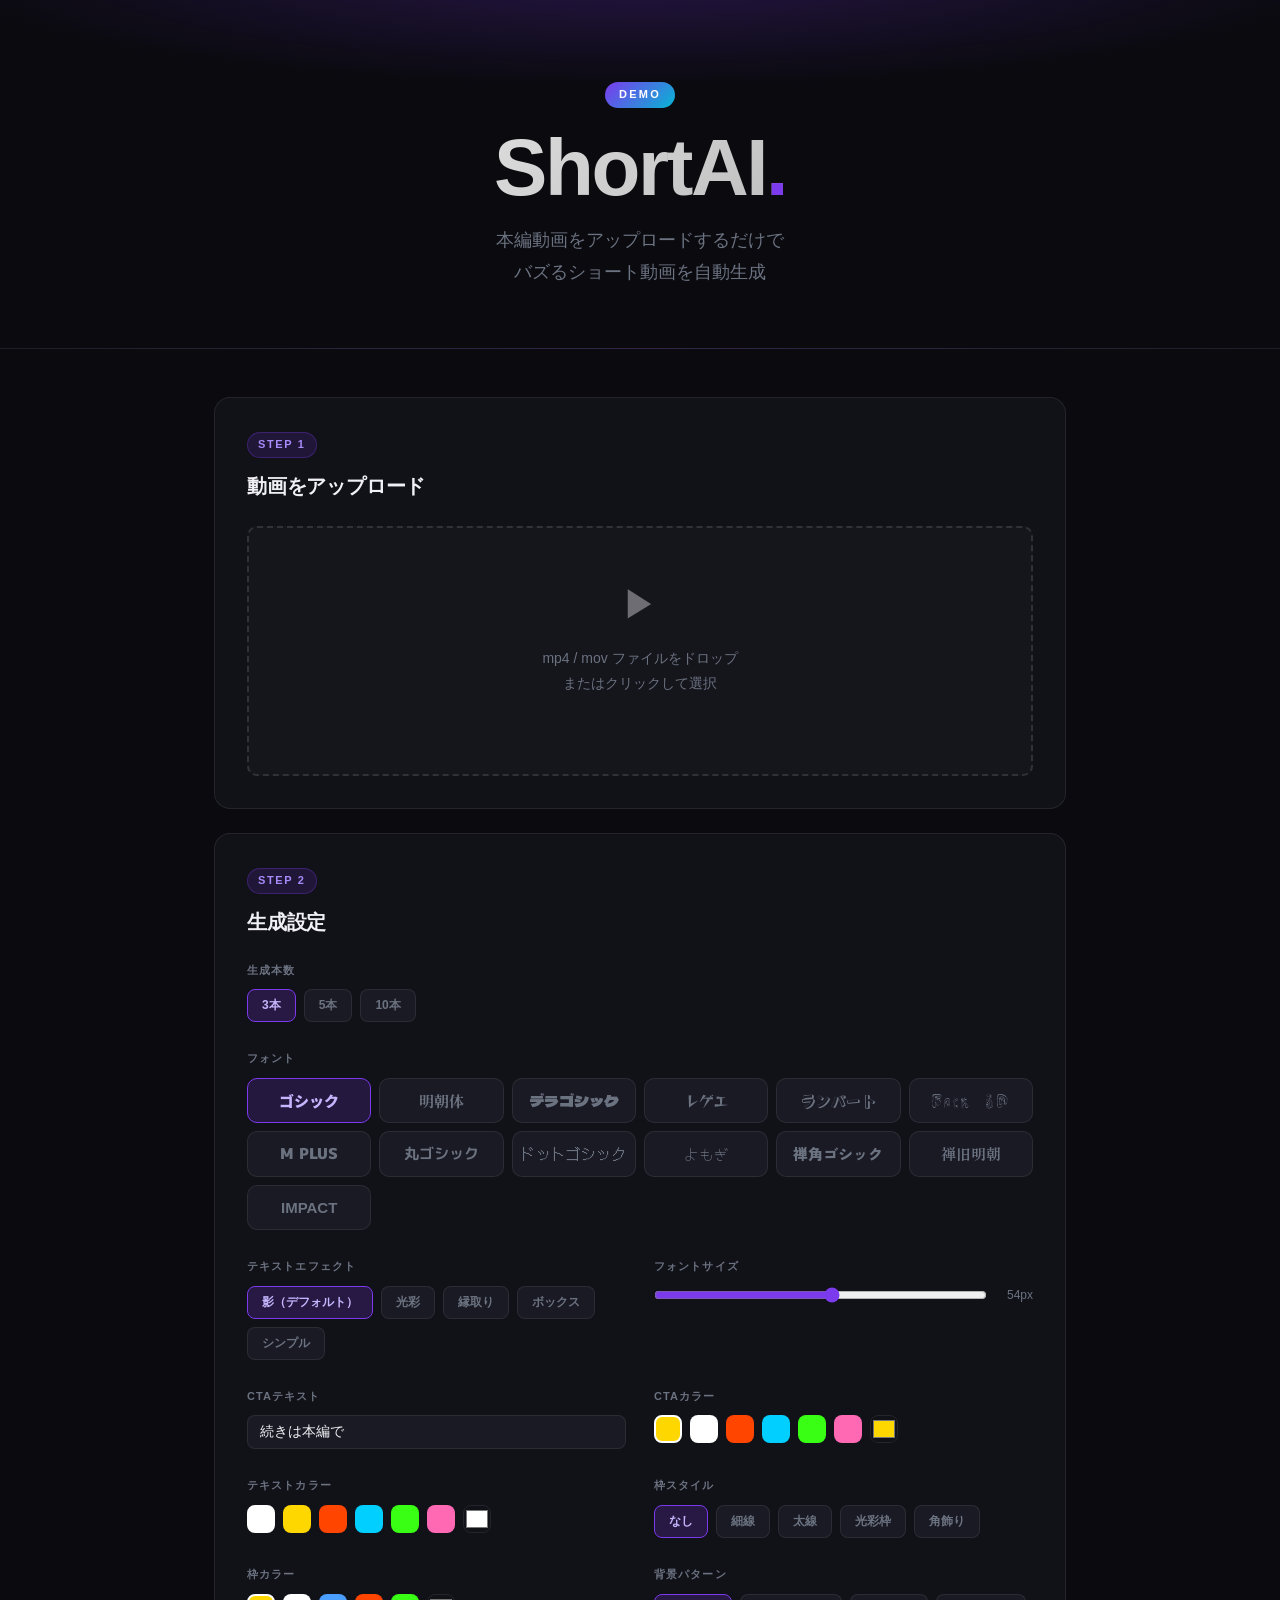
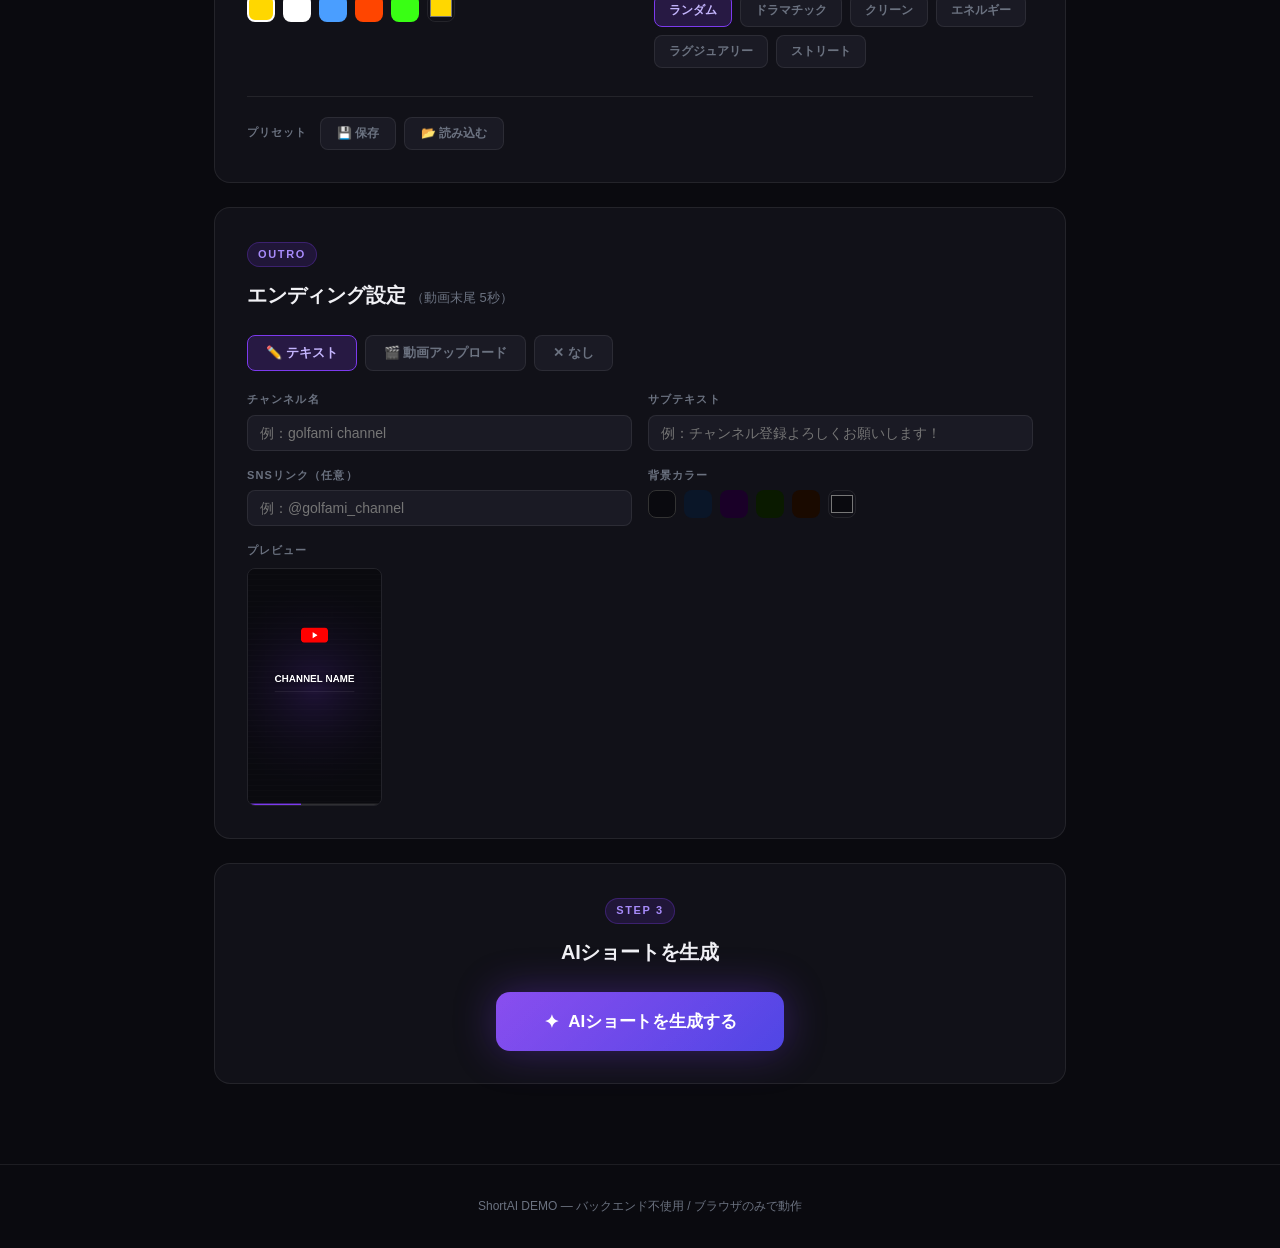
<file: index.html>
<!DOCTYPE html>
<html lang="ja">
<head>
  <meta charset="UTF-8" />
  <meta name="viewport" content="width=device-width, initial-scale=1.0" />
  <title>ShortAI — AIショート動画生成デモ</title>
  <link rel="preconnect" href="https://fonts.googleapis.com" />
  <link rel="preconnect" href="https://fonts.gstatic.com" crossorigin />
  <link href="https://fonts.googleapis.com/css2?family=Dela+Gothic+One&family=DotGothic16&family=M+PLUS+1p:wght@900&family=M+PLUS+Rounded+1c:wght@700&family=Noto+Sans+JP:wght@900&family=Noto+Serif+JP:wght@700&family=Rampart+One&family=Reggae+One&family=Rock+3D&family=Yomogi&family=Zen+Kaku+Gothic+New:wght@900&family=Zen+Old+Mincho:wght@700&display=swap" rel="stylesheet" />
  <link rel="stylesheet" href="style.css" />
</head>
<body>

  <!-- ========== HERO ========== -->
  <header class="hero">
    <div class="hero-badge">DEMO</div>
    <h1 class="hero-title">ShortAI<span class="hero-dot">.</span></h1>
    <p class="hero-subtitle">本編動画をアップロードするだけで<br>バズるショート動画を自動生成</p>
  </header>

  <!-- ========== MAIN APP ========== -->
  <main class="app-container">

    <!-- STEP 1: Upload -->
    <section class="card" id="upload-section">
      <div class="step-badge">STEP 1</div>
      <h2 class="card-title">動画をアップロード</h2>

      <div class="upload-zone" id="upload-zone">
        <input type="file" id="video-input" accept="video/mp4,video/quicktime,.mov" hidden />
        <div class="upload-icon">▶</div>
        <p class="upload-hint">mp4 / mov ファイルをドロップ<br>またはクリックして選択</p>
        <p class="upload-filename" id="upload-filename"></p>
      </div>

      <video id="source-video" controls style="display:none;"></video>
    </section>

    <!-- STEP 2: Settings -->
    <section class="card" id="settings-section">
      <div class="step-badge">STEP 2</div>
      <h2 class="card-title">生成設定</h2>

      <div class="settings-grid">

        <!-- 生成本数 -->
        <div class="setting-group">
          <label class="setting-label">生成本数</label>
          <div class="btn-group" id="count-group">
            <button class="toggle-btn active" data-value="3">3本</button>
            <button class="toggle-btn" data-value="5">5本</button>
            <button class="toggle-btn" data-value="10">10本</button>
          </div>
        </div>

        <!-- フォントファミリー -->
        <div class="setting-group setting-group--full">
          <label class="setting-label">フォント</label>
          <div class="font-picker" id="font-picker">
            <button class="font-card active" data-value="gothic" style="font-family:'Noto Sans JP',sans-serif;font-weight:900;">ゴシック</button>
            <button class="font-card" data-value="mincho" style="font-family:'Noto Serif JP',serif;font-weight:700;">明朝体</button>
            <button class="font-card" data-value="dela" style="font-family:'Dela Gothic One',cursive;">デラゴシック</button>
            <button class="font-card" data-value="reggae" style="font-family:'Reggae One',cursive;">レゲエ</button>
            <button class="font-card" data-value="rampart" style="font-family:'Rampart One',cursive;">ランパート</button>
            <button class="font-card" data-value="rock3d" style="font-family:'Rock 3D',cursive;">Rock 3D</button>
            <button class="font-card" data-value="mplus" style="font-family:'M PLUS 1p',sans-serif;font-weight:900;">M PLUS</button>
            <button class="font-card" data-value="rounded" style="font-family:'M PLUS Rounded 1c',sans-serif;font-weight:700;">丸ゴシック</button>
            <button class="font-card" data-value="dot" style="font-family:'DotGothic16',sans-serif;">ドットゴシック</button>
            <button class="font-card" data-value="yomogi" style="font-family:'Yomogi',cursive;">よもぎ</button>
            <button class="font-card" data-value="zen" style="font-family:'Zen Kaku Gothic New',sans-serif;font-weight:900;">禅角ゴシック</button>
            <button class="font-card" data-value="zenold" style="font-family:'Zen Old Mincho',serif;font-weight:700;">禅旧明朝</button>
            <button class="font-card" data-value="impact" style="font-family:Impact,'Arial Narrow',sans-serif;font-weight:900;">IMPACT</button>
          </div>
        </div>

        <!-- テキストエフェクト -->
        <div class="setting-group">
          <label class="setting-label">テキストエフェクト</label>
          <div class="btn-group" id="font-group">
            <button class="toggle-btn active" data-value="gothic">影（デフォルト）</button>
            <button class="toggle-btn" data-value="glow">光彩</button>
            <button class="toggle-btn" data-value="stroke">縁取り</button>
            <button class="toggle-btn" data-value="box">ボックス</button>
            <button class="toggle-btn" data-value="simple">シンプル</button>
          </div>
        </div>

        <!-- フォントサイズ -->
        <div class="setting-group">
          <label class="setting-label">フォントサイズ</label>
          <div class="range-row">
            <input type="range" id="font-size-slider" min="24" max="80" value="54" />
            <span class="range-val" id="font-size-val">54px</span>
          </div>
        </div>

        <!-- CTAテキスト -->
        <div class="setting-group">
          <label class="setting-label">CTAテキスト</label>
          <input type="text" id="cta-text-input" class="setting-text-input" value="続きは本編で" maxlength="20" placeholder="続きは本編で" />
        </div>

        <!-- CTAカラー -->
        <div class="setting-group">
          <label class="setting-label">CTAカラー</label>
          <div class="color-picker-row" id="cta-color-group">
            <div class="color-dot active" data-color="#FFD700" style="background:#FFD700;" title="ゴールド"></div>
            <div class="color-dot" data-color="#ffffff" style="background:#fff;" title="白"></div>
            <div class="color-dot" data-color="#FF4500" style="background:#FF4500;" title="オレンジレッド"></div>
            <div class="color-dot" data-color="#00CFFF" style="background:#00CFFF;" title="シアン"></div>
            <div class="color-dot" data-color="#39FF14" style="background:#39FF14;" title="ネオングリーン"></div>
            <div class="color-dot" data-color="#FF69B4" style="background:#FF69B4;" title="ピンク"></div>
            <input type="color" id="custom-cta-color" value="#FFD700" title="カスタム" />
          </div>
        </div>

        <!-- テキストカラー -->
        <div class="setting-group">
          <label class="setting-label">テキストカラー</label>
          <div class="color-picker-row" id="text-color-group">
            <div class="color-dot active" data-color="#ffffff" style="background:#fff;" title="白"></div>
            <div class="color-dot" data-color="#FFD700" style="background:#FFD700;" title="ゴールド"></div>
            <div class="color-dot" data-color="#FF4500" style="background:#FF4500;" title="オレンジレッド"></div>
            <div class="color-dot" data-color="#00CFFF" style="background:#00CFFF;" title="シアン"></div>
            <div class="color-dot" data-color="#39FF14" style="background:#39FF14;" title="ネオングリーン"></div>
            <div class="color-dot" data-color="#FF69B4" style="background:#FF69B4;" title="ピンク"></div>
            <input type="color" id="custom-text-color" value="#ffffff" title="カスタム" />
          </div>
        </div>

        <!-- 枠スタイル -->
        <div class="setting-group">
          <label class="setting-label">枠スタイル</label>
          <div class="btn-group" id="border-group">
            <button class="toggle-btn active" data-value="none">なし</button>
            <button class="toggle-btn" data-value="thin">細線</button>
            <button class="toggle-btn" data-value="thick">太線</button>
            <button class="toggle-btn" data-value="glow">光彩枠</button>
            <button class="toggle-btn" data-value="corner">角飾り</button>
          </div>
        </div>

        <!-- 枠カラー -->
        <div class="setting-group">
          <label class="setting-label">枠カラー</label>
          <div class="color-picker-row" id="border-color-group">
            <div class="color-dot active" data-color="#FFD700" style="background:#FFD700;" title="ゴールド"></div>
            <div class="color-dot" data-color="#ffffff" style="background:#fff;" title="白"></div>
            <div class="color-dot" data-color="#4a9eff" style="background:#4a9eff;" title="ブルー"></div>
            <div class="color-dot" data-color="#FF4500" style="background:#FF4500;" title="レッド"></div>
            <div class="color-dot" data-color="#39FF14" style="background:#39FF14;" title="グリーン"></div>
            <input type="color" id="custom-border-color" value="#FFD700" title="カスタム" />
          </div>
        </div>

        <!-- パターン -->
        <div class="setting-group">
          <label class="setting-label">背景パターン</label>
          <div class="btn-group" id="pattern-group">
            <button class="toggle-btn active" data-value="random">ランダム</button>
            <button class="toggle-btn" data-value="dramatic">ドラマチック</button>
            <button class="toggle-btn" data-value="clean">クリーン</button>
            <button class="toggle-btn" data-value="energy">エネルギー</button>
            <button class="toggle-btn" data-value="luxury">ラグジュアリー</button>
            <button class="toggle-btn" data-value="street">ストリート</button>
          </div>
        </div>

      </div>

      <!-- プリセット保存 -->
      <div class="preset-bar">
        <span class="setting-label" style="margin:0;">プリセット</span>
        <div class="preset-actions">
          <button class="preset-btn" id="btn-save-preset">💾 保存</button>
          <button class="preset-btn" id="btn-load-preset">📂 読み込む</button>
        </div>
      </div>
    </section>

    <!-- STEP 2.5: Outro -->
    <section class="card" id="outro-section">
      <div class="step-badge">OUTRO</div>
      <h2 class="card-title">エンディング設定 <span class="card-title-sub">（動画末尾 5秒）</span></h2>

      <div class="outro-toggle-row">
        <button class="outro-mode-btn active" data-mode="text" id="outro-mode-text">✏️ テキスト</button>
        <button class="outro-mode-btn" data-mode="video" id="outro-mode-video">🎬 動画アップロード</button>
        <button class="outro-mode-btn" data-mode="none" id="outro-mode-none">✕ なし</button>
      </div>

      <!-- テキストモード -->
      <div id="outro-text-panel">
        <div class="outro-field-row">
          <div class="outro-field">
            <label class="setting-label">チャンネル名</label>
            <input type="text" id="outro-channel" placeholder="例：golfami channel" maxlength="40" />
          </div>
          <div class="outro-field">
            <label class="setting-label">サブテキスト</label>
            <input type="text" id="outro-sub" placeholder="例：チャンネル登録よろしくお願いします！" maxlength="60" />
          </div>
        </div>
        <div class="outro-field-row">
          <div class="outro-field">
            <label class="setting-label">SNSリンク（任意）</label>
            <input type="text" id="outro-sns" placeholder="例：@golfami_channel" maxlength="50" />
          </div>
          <div class="outro-field">
            <label class="setting-label">背景カラー</label>
            <div class="color-picker-row" id="outro-bg-group">
              <div class="color-dot active" data-color="#0a0a0f" style="background:#0a0a0f;border:1px solid #333;" title="ダーク"></div>
              <div class="color-dot" data-color="#0a1628" style="background:#0a1628;" title="ネイビー"></div>
              <div class="color-dot" data-color="#1a0028" style="background:#1a0028;" title="パープル"></div>
              <div class="color-dot" data-color="#0a1a00" style="background:#0a1a00;" title="グリーン"></div>
              <div class="color-dot" data-color="#1a0a00" style="background:#1a0a00;" title="ブラウン"></div>
              <input type="color" id="outro-bg-custom" value="#0a0a0f" />
            </div>
          </div>
        </div>
        <div class="outro-preview-wrap">
          <div class="outro-preview-label">プレビュー</div>
          <canvas id="outro-preview-canvas" width="270" height="480"></canvas>
        </div>
      </div>

      <!-- 動画モード -->
      <div id="outro-video-panel" style="display:none;">
        <div class="upload-zone upload-zone--sm" id="outro-upload-zone">
          <input type="file" id="outro-video-input" accept="video/mp4,video/quicktime,.mov" hidden />
          <div class="upload-icon" style="font-size:24px;">🎬</div>
          <p class="upload-hint">エンディング動画をドロップ<br>またはクリックして選択</p>
          <p class="upload-filename" id="outro-filename"></p>
        </div>
        <p class="outro-note">※ 先頭から5秒が使用されます。推奨：9:16縦型</p>
      </div>
    </section>

    <!-- STEP 3: Generate -->
    <section class="card center-card" id="generate-section">
      <div class="step-badge">STEP 3</div>
      <h2 class="card-title">AIショートを生成</h2>
      <button class="generate-btn" id="generate-btn">
        <span class="generate-icon">✦</span> AIショートを生成する
      </button>
    </section>

    <!-- RESULTS -->
    <section id="results-section" style="display:none;">
      <div class="results-header">
        <h2 class="results-title">生成されたショート動画</h2>
        <div class="results-actions">
          <button class="regen-btn" id="regen-btn">🎲 タイトルを再生成</button>
          <button class="regen-btn" id="dl-all-btn">⬇ 全てダウンロード</button>
        </div>
      </div>

      <!-- ツールバー：表示切替 / 選択操作 -->
      <div class="results-toolbar">
        <!-- 表示切替 -->
        <div class="view-toggle">
          <button class="view-btn active" id="btn-view-grid" title="グリッド表示">
            <svg width="16" height="16" viewBox="0 0 16 16" fill="currentColor">
              <rect x="0" y="0" width="6" height="6" rx="1"/><rect x="10" y="0" width="6" height="6" rx="1"/>
              <rect x="0" y="10" width="6" height="6" rx="1"/><rect x="10" y="10" width="6" height="6" rx="1"/>
            </svg>
            グリッド
          </button>
          <button class="view-btn" id="btn-view-list" title="リスト表示">
            <svg width="16" height="16" viewBox="0 0 16 16" fill="currentColor">
              <rect x="0" y="1" width="16" height="3" rx="1"/><rect x="0" y="7" width="16" height="3" rx="1"/>
              <rect x="0" y="13" width="16" height="3" rx="1"/>
            </svg>
            リスト
          </button>
        </div>

        <!-- 選択操作 -->
        <div class="select-toolbar">
          <button class="sel-btn" id="btn-select-all">☑ 全選択</button>
          <button class="sel-btn" id="btn-deselect-all">☐ 全解除</button>
          <button class="sel-btn sel-btn--dl" id="btn-dl-selected" disabled>⬇ 選択をDL (<span id="sel-count">0</span>)</button>
        </div>
      </div>

      <div class="previews-grid" id="previews-grid"></div>
    </section>

  </main>

  <footer class="footer">
    <p>ShortAI DEMO — バックエンド不使用 / ブラウザのみで動作</p>
  </footer>

  <!-- Preset Modal -->
  <div class="modal-overlay" id="preset-save-modal">
    <div class="modal">
      <h3>プリセットを保存</h3>
      <div class="modal-field">
        <label>プリセット名</label>
        <input type="text" id="preset-name-input" placeholder="例：ゴルフ動画用" />
      </div>
      <div class="modal-btns">
        <button class="modal-btn-primary" id="preset-save-confirm">保存</button>
        <button class="modal-btn-cancel" id="preset-save-cancel">キャンセル</button>
      </div>
    </div>
  </div>

  <div class="modal-overlay" id="preset-load-modal">
    <div class="modal">
      <h3>保存済みプリセット</h3>
      <div id="preset-list"></div>
      <div class="modal-btns">
        <button class="modal-btn-cancel" id="preset-load-close">閉じる</button>
      </div>
    </div>
  </div>

  <div class="toast" id="toast"></div>

  <script src="script.js"></script>
</body>
</html>
</file>
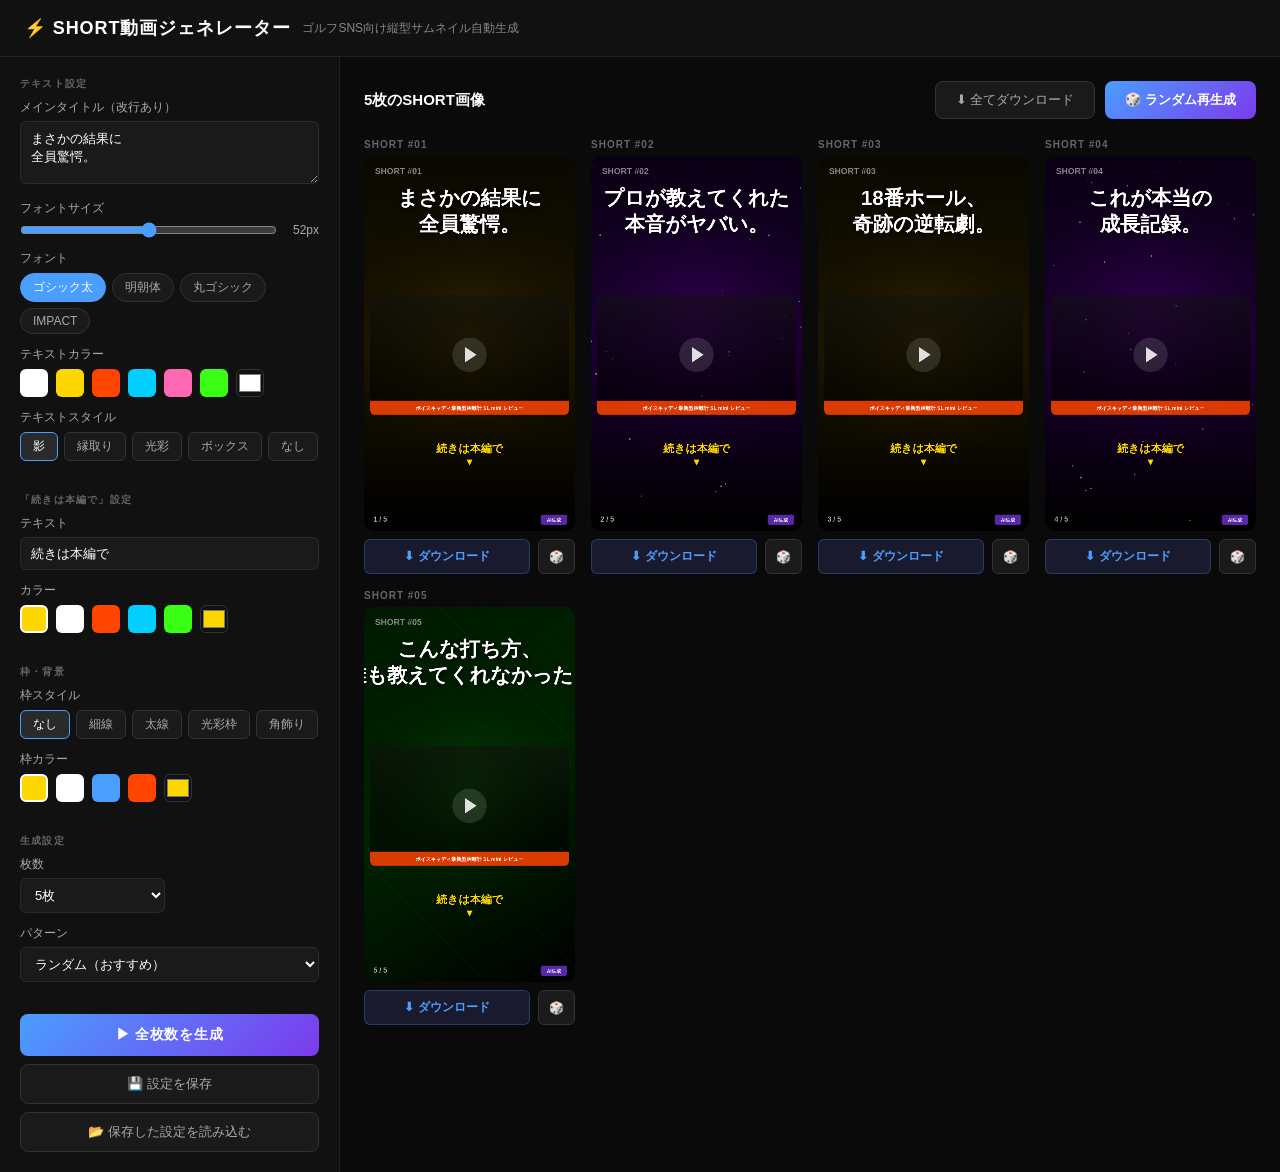
<file: short-generator-app/index.html>
<!DOCTYPE html>
<html lang="ja">
<head>
<meta charset="UTF-8">
<meta name="viewport" content="width=device-width, initial-scale=1.0">
<title>SHORT動画ジェネレーター</title>
<style>
  * { box-sizing: border-box; margin: 0; padding: 0; }

  body {
    background: #0a0a0a;
    color: #fff;
    font-family: 'Hiragino Kaku Gothic ProN', 'Noto Sans JP', sans-serif;
    min-height: 100vh;
  }

  .header {
    background: #111;
    border-bottom: 1px solid #222;
    padding: 16px 24px;
    display: flex;
    align-items: center;
    gap: 12px;
  }
  .header h1 { font-size: 18px; font-weight: 700; letter-spacing: .05em; }
  .header span { font-size: 12px; color: #888; }

  .layout {
    display: grid;
    grid-template-columns: 340px 1fr;
    min-height: calc(100vh - 57px);
  }

  /* ========== SIDEBAR ========== */
  .sidebar {
    background: #111;
    border-right: 1px solid #222;
    padding: 20px;
    overflow-y: auto;
    display: flex;
    flex-direction: column;
    gap: 20px;
  }

  .section-label {
    font-size: 10px;
    font-weight: 700;
    letter-spacing: .12em;
    color: #666;
    text-transform: uppercase;
    margin-bottom: 8px;
  }

  .field { margin-bottom: 12px; }
  .field label { display: block; font-size: 12px; color: #aaa; margin-bottom: 5px; }
  .field input, .field textarea, .field select {
    width: 100%;
    background: #1a1a1a;
    border: 1px solid #2a2a2a;
    border-radius: 6px;
    color: #fff;
    font-size: 13px;
    padding: 8px 10px;
    outline: none;
    font-family: inherit;
  }
  .field textarea { resize: vertical; min-height: 60px; }
  .field input:focus, .field textarea:focus, .field select:focus {
    border-color: #4a9eff;
  }

  .row2 { display: grid; grid-template-columns: 1fr 1fr; gap: 10px; }

  .color-row {
    display: flex;
    gap: 8px;
    flex-wrap: wrap;
    margin-top: 6px;
  }
  .color-swatch {
    width: 28px;
    height: 28px;
    border-radius: 6px;
    cursor: pointer;
    border: 2px solid transparent;
    transition: border-color .15s, transform .15s;
  }
  .color-swatch:hover { transform: scale(1.1); }
  .color-swatch.active { border-color: #fff; }

  .font-options {
    display: flex;
    gap: 6px;
    flex-wrap: wrap;
    margin-top: 6px;
  }
  .font-btn {
    padding: 5px 12px;
    border-radius: 20px;
    border: 1px solid #333;
    background: #1a1a1a;
    color: #aaa;
    font-size: 12px;
    cursor: pointer;
    transition: all .15s;
  }
  .font-btn:hover { border-color: #555; color: #fff; }
  .font-btn.active { background: #4a9eff; border-color: #4a9eff; color: #fff; }

  .style-options {
    display: flex;
    gap: 6px;
    flex-wrap: wrap;
    margin-top: 6px;
  }
  .style-btn {
    padding: 5px 12px;
    border-radius: 6px;
    border: 1px solid #333;
    background: #1a1a1a;
    color: #aaa;
    font-size: 12px;
    cursor: pointer;
    transition: all .15s;
  }
  .style-btn:hover { border-color: #555; color: #fff; }
  .style-btn.active { background: #2a2a2a; border-color: #4a9eff; color: #fff; }

  .range-row {
    display: flex;
    align-items: center;
    gap: 10px;
  }
  .range-row input[type=range] {
    flex: 1;
    accent-color: #4a9eff;
    padding: 0;
    border: none;
    background: none;
  }
  .range-val {
    font-size: 12px;
    color: #aaa;
    min-width: 32px;
    text-align: right;
  }

  .pattern-grid {
    display: grid;
    grid-template-columns: repeat(3, 1fr);
    gap: 8px;
    margin-top: 6px;
  }
  .pattern-thumb {
    aspect-ratio: 9/16;
    border-radius: 6px;
    border: 2px solid #2a2a2a;
    cursor: pointer;
    overflow: hidden;
    transition: border-color .15s;
    position: relative;
    font-size: 9px;
    display: flex;
    align-items: center;
    justify-content: center;
    color: #aaa;
  }
  .pattern-thumb:hover { border-color: #555; }
  .pattern-thumb.active { border-color: #4a9eff; }

  .btn-primary {
    width: 100%;
    padding: 12px;
    background: linear-gradient(135deg, #4a9eff, #7c3aed);
    border: none;
    border-radius: 8px;
    color: #fff;
    font-size: 14px;
    font-weight: 700;
    cursor: pointer;
    letter-spacing: .05em;
    transition: opacity .15s;
  }
  .btn-primary:hover { opacity: .9; }

  .btn-secondary {
    width: 100%;
    padding: 10px;
    background: #1a1a1a;
    border: 1px solid #333;
    border-radius: 8px;
    color: #aaa;
    font-size: 13px;
    cursor: pointer;
    transition: all .15s;
    margin-top: 8px;
  }
  .btn-secondary:hover { border-color: #555; color: #fff; }

  /* ========== MAIN CONTENT ========== */
  .main {
    padding: 24px;
    overflow-y: auto;
  }

  .toolbar {
    display: flex;
    align-items: center;
    justify-content: space-between;
    margin-bottom: 20px;
  }
  .toolbar h2 { font-size: 15px; font-weight: 600; }
  .toolbar-actions { display: flex; gap: 10px; }

  .btn-generate {
    padding: 9px 20px;
    background: linear-gradient(135deg, #4a9eff, #7c3aed);
    border: none;
    border-radius: 8px;
    color: #fff;
    font-size: 13px;
    font-weight: 700;
    cursor: pointer;
    transition: opacity .15s;
  }
  .btn-generate:hover { opacity: .9; }

  .btn-dl-all {
    padding: 9px 20px;
    background: #1a1a1a;
    border: 1px solid #333;
    border-radius: 8px;
    color: #aaa;
    font-size: 13px;
    cursor: pointer;
    transition: all .15s;
  }
  .btn-dl-all:hover { border-color: #555; color: #fff; }

  .cards-grid {
    display: grid;
    grid-template-columns: repeat(auto-fill, minmax(200px, 1fr));
    gap: 16px;
  }

  .card-wrap {
    position: relative;
  }
  .card-label {
    font-size: 10px;
    font-weight: 700;
    letter-spacing: .1em;
    color: #666;
    margin-bottom: 6px;
  }

  canvas.short-canvas {
    width: 100%;
    aspect-ratio: 9/16;
    border-radius: 10px;
    display: block;
    background: #111;
  }

  .card-actions {
    display: flex;
    gap: 8px;
    margin-top: 8px;
  }
  .btn-dl {
    flex: 1;
    padding: 8px;
    background: #1a1a2e;
    border: 1px solid #4a9eff44;
    border-radius: 6px;
    color: #4a9eff;
    font-size: 12px;
    font-weight: 600;
    cursor: pointer;
    transition: all .15s;
    text-align: center;
  }
  .btn-dl:hover { background: #4a9eff; color: #fff; }

  .btn-regen {
    padding: 8px 10px;
    background: #1a1a1a;
    border: 1px solid #333;
    border-radius: 6px;
    color: #666;
    font-size: 12px;
    cursor: pointer;
    transition: all .15s;
  }
  .btn-regen:hover { border-color: #555; color: #fff; }

  /* ========== MODAL ========== */
  .modal-overlay {
    display: none;
    position: fixed;
    inset: 0;
    background: rgba(0,0,0,.8);
    z-index: 100;
    align-items: center;
    justify-content: center;
  }
  .modal-overlay.open { display: flex; }
  .modal {
    background: #111;
    border: 1px solid #222;
    border-radius: 12px;
    padding: 24px;
    width: 90%;
    max-width: 480px;
  }
  .modal h3 { font-size: 16px; margin-bottom: 16px; }
  .modal-actions { display: flex; gap: 10px; margin-top: 16px; }
  .modal-actions button { flex: 1; padding: 10px; border-radius: 6px; cursor: pointer; font-size: 13px; }
  .modal-save { background: #4a9eff; border: none; color: #fff; font-weight: 600; }
  .modal-cancel { background: #1a1a1a; border: 1px solid #333; color: #aaa; }

  .toast {
    position: fixed;
    bottom: 24px;
    right: 24px;
    background: #222;
    border: 1px solid #333;
    border-radius: 8px;
    padding: 12px 18px;
    font-size: 13px;
    color: #fff;
    z-index: 200;
    opacity: 0;
    transform: translateY(10px);
    transition: opacity .3s, transform .3s;
    pointer-events: none;
  }
  .toast.show { opacity: 1; transform: translateY(0); }
</style>
</head>
<body>

<div class="header">
  <h1>⚡ SHORT動画ジェネレーター</h1>
  <span>ゴルフSNS向け縦型サムネイル自動生成</span>
</div>

<div class="layout">
  <!-- ========== SIDEBAR ========== -->
  <aside class="sidebar" id="sidebar">

    <div>
      <div class="section-label">テキスト設定</div>

      <div class="field">
        <label>メインタイトル（改行あり）</label>
        <textarea id="mainTitle" rows="3" placeholder="まさかの結果に&#10;全員驚愕。">まさかの結果に
全員驚愕。</textarea>
      </div>

      <div class="field">
        <label>フォントサイズ</label>
        <div class="range-row">
          <input type="range" id="fontSize" min="24" max="80" value="52">
          <span class="range-val" id="fontSizeVal">52px</span>
        </div>
      </div>

      <div class="field">
        <label>フォント</label>
        <div class="font-options" id="fontOptions">
          <button class="font-btn active" data-font="bold">ゴシック太</button>
          <button class="font-btn" data-font="serif">明朝体</button>
          <button class="font-btn" data-font="rounded">丸ゴシック</button>
          <button class="font-btn" data-font="impact">IMPACT</button>
        </div>
      </div>

      <div class="field">
        <label>テキストカラー</label>
        <div class="color-row" id="textColorRow">
          <div class="color-swatch active" data-color="#ffffff" style="background:#fff"></div>
          <div class="color-swatch" data-color="#FFD700" style="background:#FFD700"></div>
          <div class="color-swatch" data-color="#FF4500" style="background:#FF4500"></div>
          <div class="color-swatch" data-color="#00CFFF" style="background:#00CFFF"></div>
          <div class="color-swatch" data-color="#FF69B4" style="background:#FF69B4"></div>
          <div class="color-swatch" data-color="#39FF14" style="background:#39FF14"></div>
          <input type="color" id="customTextColor" value="#ffffff" style="width:28px;height:28px;border-radius:6px;border:1px solid #333;background:none;cursor:pointer;padding:0;">
        </div>
      </div>

      <div class="field">
        <label>テキストスタイル</label>
        <div class="style-options" id="textStyleOptions">
          <button class="style-btn active" data-style="shadow">影</button>
          <button class="style-btn" data-style="stroke">縁取り</button>
          <button class="style-btn" data-style="glow">光彩</button>
          <button class="style-btn" data-style="box">ボックス</button>
          <button class="style-btn" data-style="none">なし</button>
        </div>
      </div>
    </div>

    <div>
      <div class="section-label">「続きは本編で」設定</div>
      <div class="field">
        <label>テキスト</label>
        <input type="text" id="ctaText" value="続きは本編で">
      </div>
      <div class="field">
        <label>カラー</label>
        <div class="color-row" id="ctaColorRow">
          <div class="color-swatch active" data-color="#FFD700" style="background:#FFD700"></div>
          <div class="color-swatch" data-color="#ffffff" style="background:#fff"></div>
          <div class="color-swatch" data-color="#FF4500" style="background:#FF4500"></div>
          <div class="color-swatch" data-color="#00CFFF" style="background:#00CFFF"></div>
          <div class="color-swatch" data-color="#39FF14" style="background:#39FF14"></div>
          <input type="color" id="customCtaColor" value="#FFD700" style="width:28px;height:28px;border-radius:6px;border:1px solid #333;background:none;cursor:pointer;padding:0;">
        </div>
      </div>
    </div>

    <div>
      <div class="section-label">枠・背景</div>
      <div class="field">
        <label>枠スタイル</label>
        <div class="style-options" id="borderStyleOptions">
          <button class="style-btn active" data-style="none">なし</button>
          <button class="style-btn" data-style="thin">細線</button>
          <button class="style-btn" data-style="thick">太線</button>
          <button class="style-btn" data-style="glow">光彩枠</button>
          <button class="style-btn" data-style="corner">角飾り</button>
        </div>
      </div>
      <div class="field">
        <label>枠カラー</label>
        <div class="color-row" id="borderColorRow">
          <div class="color-swatch active" data-color="#FFD700" style="background:#FFD700"></div>
          <div class="color-swatch" data-color="#ffffff" style="background:#fff"></div>
          <div class="color-swatch" data-color="#4a9eff" style="background:#4a9eff"></div>
          <div class="color-swatch" data-color="#FF4500" style="background:#FF4500"></div>
          <input type="color" id="customBorderColor" value="#FFD700" style="width:28px;height:28px;border-radius:6px;border:1px solid #333;background:none;cursor:pointer;padding:0;">
        </div>
      </div>
    </div>

    <div>
      <div class="section-label">生成設定</div>
      <div class="field">
        <label>枚数</label>
        <div class="row2">
          <select id="cardCount">
            <option value="3">3枚</option>
            <option value="5" selected>5枚</option>
            <option value="8">8枚</option>
            <option value="10">10枚</option>
          </select>
        </div>
      </div>
      <div class="field">
        <label>パターン</label>
        <select id="patternMode">
          <option value="random">ランダム（おすすめ）</option>
          <option value="pattern1">パターン1：ドラマチック</option>
          <option value="pattern2">パターン2：クリーン</option>
          <option value="pattern3">パターン3：エネルギー</option>
          <option value="pattern4">パターン4：ラグジュアリー</option>
          <option value="pattern5">パターン5：ストリート</option>
        </select>
      </div>
    </div>

    <div>
      <button class="btn-primary" id="btnGenerate">▶ 全枚数を生成</button>
      <button class="btn-secondary" id="btnSaveSettings">💾 設定を保存</button>
      <button class="btn-secondary" id="btnLoadSettings">📂 保存した設定を読み込む</button>
    </div>

  </aside>

  <!-- ========== MAIN ========== -->
  <main class="main">
    <div class="toolbar">
      <h2 id="cardCountLabel">5枚のSHORT画像</h2>
      <div class="toolbar-actions">
        <button class="btn-dl-all" id="btnDlAll">⬇ 全てダウンロード</button>
        <button class="btn-generate" id="btnGenerateTop">🎲 ランダム再生成</button>
      </div>
    </div>

    <div class="cards-grid" id="cardsGrid"></div>
  </main>
</div>

<!-- Settings Modal -->
<div class="modal-overlay" id="settingsModal">
  <div class="modal">
    <h3>設定を保存</h3>
    <div class="field">
      <label>プリセット名</label>
      <input type="text" id="presetName" placeholder="例：ゴルフ動画用" value="">
    </div>
    <div class="modal-actions">
      <button class="modal-save" id="btnConfirmSave">保存</button>
      <button class="modal-cancel" id="btnCancelSave">キャンセル</button>
    </div>
  </div>
</div>

<!-- Preset Load Modal -->
<div class="modal-overlay" id="loadModal">
  <div class="modal">
    <h3>保存済みプリセット</h3>
    <div id="presetList" style="max-height:240px;overflow-y:auto;margin-bottom:12px;"></div>
    <div class="modal-actions">
      <button class="modal-cancel" id="btnCancelLoad" style="flex:unset;padding:10px 24px;">閉じる</button>
    </div>
  </div>
</div>

<div class="toast" id="toast"></div>

<script>
// ============================================================
// STATE
// ============================================================
const state = {
  mainTitle: "まさかの結果に\n全員驚愕。",
  fontSize: 52,
  font: "bold",
  textColor: "#ffffff",
  textStyle: "shadow",
  ctaText: "続きは本編で",
  ctaColor: "#FFD700",
  borderStyle: "none",
  borderColor: "#FFD700",
  cardCount: 5,
  patternMode: "random",
};

// Engaging golf short titles
const TITLES = [
  "まさかの結果に\n全員驚愕。",
  "これが本当の\n成長記録。",
  "この一打、\n空気が変わった。",
  "この映像、見る前と\n後で景色が変わる。",
  "親父の一言が\n深すぎた。",
  "100切りを阻む\n意外な原因。",
  "プロが教えてくれた\n本音がヤバい。",
  "こんな打ち方、\n誰も教えてくれなかった。",
  "一瞬で変わった\nスイング動画。",
  "18番ホール、\n奇跡の逆転劇。",
  "この練習法で\nHDCP一桁に。",
  "スコア更新の瞬間を\nリアルタイムで。",
  "ティーショットが\n別人になった理由。",
  "バンカーから\n直接カップイン。",
  "グリップ変えたら\n全てが変わった。",
];

const PATTERNS = {
  pattern1: { bg: drawDramatic, name: "ドラマチック" },
  pattern2: { bg: drawClean, name: "クリーン" },
  pattern3: { bg: drawEnergy, name: "エネルギー" },
  pattern4: { bg: drawLuxury, name: "ラグジュアリー" },
  pattern5: { bg: drawStreet, name: "ストリート" },
};

let canvases = [];

// ============================================================
// DRAWING PATTERNS
// ============================================================
function drawDramatic(ctx, w, h) {
  const grad = ctx.createLinearGradient(0, 0, 0, h);
  grad.addColorStop(0, '#0a0014');
  grad.addColorStop(0.5, '#1a0030');
  grad.addColorStop(1, '#000');
  ctx.fillStyle = grad;
  ctx.fillRect(0, 0, w, h);
  // radial burst
  const rg = ctx.createRadialGradient(w/2, h*0.45, 0, w/2, h*0.45, w*0.8);
  rg.addColorStop(0, 'rgba(120,0,180,0.3)');
  rg.addColorStop(1, 'transparent');
  ctx.fillStyle = rg;
  ctx.fillRect(0, 0, w, h);
  // particles
  ctx.fillStyle = 'rgba(255,255,255,0.5)';
  for (let i = 0; i < 40; i++) {
    const x = seededRand(i*3) * w;
    const y = seededRand(i*3+1) * h;
    const r = seededRand(i*3+2) * 2 + 0.5;
    ctx.beginPath(); ctx.arc(x, y, r, 0, Math.PI*2); ctx.fill();
  }
}

function drawClean(ctx, w, h) {
  ctx.fillStyle = '#0d0d0d';
  ctx.fillRect(0, 0, w, h);
  // horizontal lines
  ctx.strokeStyle = 'rgba(255,255,255,0.04)';
  ctx.lineWidth = 1;
  for (let y = 0; y < h; y += 18) {
    ctx.beginPath(); ctx.moveTo(0, y); ctx.lineTo(w, y); ctx.stroke();
  }
  // accent line
  ctx.strokeStyle = 'rgba(74,158,255,0.3)';
  ctx.lineWidth = 2;
  ctx.beginPath(); ctx.moveTo(0, h*0.42); ctx.lineTo(w, h*0.42); ctx.stroke();
  ctx.beginPath(); ctx.moveTo(0, h*0.62); ctx.lineTo(w, h*0.62); ctx.stroke();
}

function drawEnergy(ctx, w, h) {
  const grad = ctx.createLinearGradient(0, 0, w, h);
  grad.addColorStop(0, '#001a00');
  grad.addColorStop(0.5, '#002200');
  grad.addColorStop(1, '#000');
  ctx.fillStyle = grad;
  ctx.fillRect(0, 0, w, h);
  // diagonal lines
  ctx.strokeStyle = 'rgba(57,255,20,0.07)';
  ctx.lineWidth = 1;
  for (let i = -h; i < w + h; i += 24) {
    ctx.beginPath(); ctx.moveTo(i, 0); ctx.lineTo(i + h, h); ctx.stroke();
  }
  // glow center
  const rg = ctx.createRadialGradient(w/2, h*0.5, 0, w/2, h*0.5, w*0.6);
  rg.addColorStop(0, 'rgba(57,255,20,0.15)');
  rg.addColorStop(1, 'transparent');
  ctx.fillStyle = rg;
  ctx.fillRect(0, 0, w, h);
}

function drawLuxury(ctx, w, h) {
  const grad = ctx.createLinearGradient(0, 0, 0, h);
  grad.addColorStop(0, '#0a0800');
  grad.addColorStop(0.5, '#1a1400');
  grad.addColorStop(1, '#000');
  ctx.fillStyle = grad;
  ctx.fillRect(0, 0, w, h);
  // gold dots pattern
  ctx.fillStyle = 'rgba(255,215,0,0.08)';
  for (let i = 0; i < 60; i++) {
    const x = seededRand(i*7+3) * w;
    const y = seededRand(i*7+4) * h;
    ctx.beginPath(); ctx.arc(x, y, 1.5, 0, Math.PI*2); ctx.fill();
  }
  // diamond shape center
  const rg = ctx.createRadialGradient(w/2, h*0.5, 0, w/2, h*0.5, w*0.7);
  rg.addColorStop(0, 'rgba(255,215,0,0.12)');
  rg.addColorStop(1, 'transparent');
  ctx.fillStyle = rg;
  ctx.fillRect(0, 0, w, h);
}

function drawStreet(ctx, w, h) {
  ctx.fillStyle = '#0a0a0a';
  ctx.fillRect(0, 0, w, h);
  // noise texture effect
  for (let i = 0; i < 200; i++) {
    const x = seededRand(i*5) * w;
    const y = seededRand(i*5+1) * h;
    const a = seededRand(i*5+2) * 0.08;
    ctx.fillStyle = `rgba(255,255,255,${a})`;
    ctx.fillRect(x, y, 2, 2);
  }
  // horizontal accent
  ctx.strokeStyle = 'rgba(255,69,0,0.4)';
  ctx.lineWidth = 3;
  ctx.beginPath(); ctx.moveTo(0, h*0.41); ctx.lineTo(w*0.6, h*0.41); ctx.stroke();
  ctx.strokeStyle = 'rgba(255,69,0,0.15)';
  ctx.lineWidth = 1;
  ctx.beginPath(); ctx.moveTo(0, h*0.415); ctx.lineTo(w*0.8, h*0.415); ctx.stroke();
}

// Deterministic pseudo-random (seeded)
let _seed = 42;
function seededRand(n) {
  const x = Math.sin(n + _seed) * 10000;
  return x - Math.floor(x);
}

function pickPattern(mode) {
  const keys = Object.keys(PATTERNS);
  if (mode === 'random') {
    return PATTERNS[keys[Math.floor(Math.random() * keys.length)]];
  }
  return PATTERNS[mode] || PATTERNS.pattern1;
}

// ============================================================
// RENDER CARD
// ============================================================
function renderCard(canvas, cardIndex, totalCards, pattern, overrides = {}) {
  _seed = cardIndex * 137 + 29;
  const s = { ...state, ...overrides };
  const W = 540, H = 960;
  canvas.width = W; canvas.height = H;
  const ctx = canvas.getContext('2d');

  // Background pattern
  pattern.bg(ctx, W, H);

  // ---- SHOT LABEL ----
  ctx.font = '700 22px "Hiragino Kaku Gothic ProN", sans-serif';
  ctx.fillStyle = 'rgba(255,255,255,0.5)';
  ctx.textAlign = 'left';
  ctx.fillText(`SHORT #${String(cardIndex+1).padStart(2,'0')}`, 28, 46);

  // ---- MAIN TITLE ----
  const lines = s.mainTitle.split('\n').filter(l => l.trim());
  const fSize = parseInt(s.fontSize);
  const fontStr = buildFontStr(s.font, fSize);
  ctx.font = fontStr;
  ctx.textAlign = 'center';

  const titleY = H * 0.13;
  lines.forEach((line, i) => {
    const y = titleY + i * (fSize * 1.3);
    applyTextStyle(ctx, s.textStyle, s.textColor, line, W/2, y, fSize);
  });

  // ---- VIDEO THUMBNAIL AREA ----
  const thumbY = H * 0.37;
  const thumbH = H * 0.32;
  drawThumbnailArea(ctx, W, thumbY, thumbH, cardIndex);

  // ---- CTA ----
  const ctaY = H * 0.79;
  ctx.font = '700 28px "Hiragino Kaku Gothic ProN", sans-serif';
  ctx.textAlign = 'center';
  ctx.fillStyle = s.ctaColor;
  ctx.shadowColor = 'rgba(0,0,0,0.8)';
  ctx.shadowBlur = 8;
  ctx.fillText(s.ctaText, W/2, ctaY);
  // arrow DOWN (not right)
  ctx.font = '700 26px sans-serif';
  ctx.fillText('▼', W/2, ctaY + 34);
  ctx.shadowBlur = 0;

  // ---- COUNTER ----
  ctx.font = '600 18px "Hiragino Kaku Gothic ProN", sans-serif';
  ctx.textAlign = 'left';
  ctx.fillStyle = 'rgba(255,255,255,0.7)';
  ctx.fillText(`${cardIndex+1} / ${totalCards}`, 24, H - 24);

  // ---- AI生成 BADGE ----
  const bw = 68, bh = 26, bx = W - bw - 20, by = H - bh - 16;
  ctx.fillStyle = 'rgba(124,58,237,0.7)';
  roundRect(ctx, bx, by, bw, bh, 6);
  ctx.fill();
  ctx.font = '600 12px "Hiragino Kaku Gothic ProN", sans-serif';
  ctx.textAlign = 'center';
  ctx.fillStyle = '#fff';
  ctx.fillText('AI生成', bx + bw/2, by + bh - 8);

  // ---- BORDER ----
  drawBorder(ctx, W, H, s.borderStyle, s.borderColor);
}

function buildFontStr(font, size) {
  switch(font) {
    case 'serif': return `700 ${size}px "Hiragino Mincho ProN", Georgia, serif`;
    case 'rounded': return `700 ${size}px "Hiragino Maru Gothic ProN", sans-serif`;
    case 'impact': return `900 ${size}px Impact, "Arial Narrow", sans-serif`;
    default: return `900 ${size}px "Hiragino Kaku Gothic ProN", "Noto Sans JP", sans-serif`;
  }
}

function applyTextStyle(ctx, style, color, text, x, y, size) {
  ctx.fillStyle = color;
  ctx.strokeStyle = '#000';
  switch(style) {
    case 'stroke':
      ctx.lineWidth = size * 0.12;
      ctx.lineJoin = 'round';
      ctx.strokeText(text, x, y);
      ctx.fillText(text, x, y);
      break;
    case 'glow':
      ctx.shadowColor = color;
      ctx.shadowBlur = size * 0.5;
      ctx.fillText(text, x, y);
      ctx.shadowBlur = 0;
      break;
    case 'box': {
      const m = ctx.measureText(text);
      const pad = size * 0.2;
      ctx.fillStyle = 'rgba(0,0,0,0.6)';
      roundRect(ctx, x - m.width/2 - pad, y - size - pad/2, m.width + pad*2, size + pad*1.5, 6);
      ctx.fill();
      ctx.fillStyle = color;
      ctx.fillText(text, x, y);
      break;
    }
    case 'none':
      ctx.fillText(text, x, y);
      break;
    default: // shadow
      ctx.shadowColor = 'rgba(0,0,0,0.9)';
      ctx.shadowBlur = size * 0.3;
      ctx.shadowOffsetX = 3; ctx.shadowOffsetY = 3;
      ctx.fillText(text, x, y);
      ctx.shadowBlur = 0; ctx.shadowOffsetX = 0; ctx.shadowOffsetY = 0;
      break;
  }
}

function drawThumbnailArea(ctx, W, y, h, seed) {
  // dark box
  ctx.fillStyle = 'rgba(0,0,0,0.55)';
  roundRect(ctx, 16, y, W - 32, h, 12);
  ctx.fill();

  // subtle gradient inside
  const ig = ctx.createLinearGradient(0, y, 0, y+h);
  ig.addColorStop(0, 'rgba(255,255,255,0.04)');
  ig.addColorStop(1, 'transparent');
  ctx.fillStyle = ig;
  roundRect(ctx, 16, y, W - 32, h, 12);
  ctx.fill();

  // play icon
  const cx = W/2, cy = y + h/2;
  ctx.fillStyle = 'rgba(255,255,255,0.12)';
  ctx.beginPath(); ctx.arc(cx, cy, 44, 0, Math.PI*2); ctx.fill();
  ctx.fillStyle = 'rgba(255,255,255,0.85)';
  ctx.beginPath();
  ctx.moveTo(cx + 18, cy);
  ctx.lineTo(cx - 12, cy - 20);
  ctx.lineTo(cx - 12, cy + 20);
  ctx.closePath(); ctx.fill();

  // bottom label strip
  const lh = 36;
  ctx.fillStyle = 'rgba(255,69,0,0.85)';
  roundRect(ctx, 16, y+h-lh, W-32, lh, { bl: 12, br: 12, tl: 0, tr: 0 });
  ctx.fill();
  ctx.font = '600 13px "Hiragino Kaku Gothic ProN", sans-serif';
  ctx.fillStyle = '#fff';
  ctx.textAlign = 'center';
  ctx.fillText('ボイスキャディ最新型距離計 SL mini レビュー', W/2, y+h-lh+24);
}

function drawBorder(ctx, W, H, style, color) {
  if (style === 'none') return;
  ctx.strokeStyle = color;
  switch(style) {
    case 'thin':
      ctx.lineWidth = 2;
      ctx.strokeRect(4, 4, W-8, H-8);
      break;
    case 'thick':
      ctx.lineWidth = 6;
      ctx.strokeRect(4, 4, W-8, H-8);
      break;
    case 'glow':
      ctx.shadowColor = color;
      ctx.shadowBlur = 20;
      ctx.lineWidth = 3;
      ctx.strokeRect(4, 4, W-8, H-8);
      ctx.shadowBlur = 0;
      break;
    case 'corner': {
      const len = 50, lw = 5;
      ctx.lineWidth = lw;
      const c = 20;
      [
        [[c,c],[c+len,c],[c,c],[c,c+len]],
        [[W-c,c],[W-c-len,c],[W-c,c],[W-c,c+len]],
        [[c,H-c],[c+len,H-c],[c,H-c],[c,H-c-len]],
        [[W-c,H-c],[W-c-len,H-c],[W-c,H-c],[W-c,H-c-len]],
      ].forEach(([[ax,ay],[bx,by],[cx2,cy],[dx,dy]]) => {
        ctx.beginPath(); ctx.moveTo(ax,ay); ctx.lineTo(bx,by); ctx.stroke();
        ctx.beginPath(); ctx.moveTo(cx2,cy); ctx.lineTo(dx,dy); ctx.stroke();
      });
      break;
    }
  }
}

function roundRect(ctx, x, y, w, h, r) {
  if (typeof r === 'number') r = { tl: r, tr: r, br: r, bl: r };
  ctx.beginPath();
  ctx.moveTo(x + r.tl, y);
  ctx.lineTo(x + w - r.tr, y);
  ctx.quadraticCurveTo(x+w, y, x+w, y + r.tr);
  ctx.lineTo(x+w, y+h-r.br);
  ctx.quadraticCurveTo(x+w, y+h, x+w-r.br, y+h);
  ctx.lineTo(x+r.bl, y+h);
  ctx.quadraticCurveTo(x, y+h, x, y+h-r.bl);
  ctx.lineTo(x, y+r.tl);
  ctx.quadraticCurveTo(x, y, x+r.tl, y);
  ctx.closePath();
}

// ============================================================
// GENERATE ALL CARDS
// ============================================================
function generateAll(randomize = false) {
  const count = parseInt(state.cardCount);
  document.getElementById('cardCountLabel').textContent = `${count}枚のSHORT画像`;
  const grid = document.getElementById('cardsGrid');
  grid.innerHTML = '';
  canvases = [];

  // Pick titles
  const usedTitles = [...TITLES].sort(() => Math.random() - 0.5).slice(0, count);

  for (let i = 0; i < count; i++) {
    const wrap = document.createElement('div');
    wrap.className = 'card-wrap';

    const label = document.createElement('div');
    label.className = 'card-label';
    label.textContent = `SHORT #${String(i+1).padStart(2,'0')}`;
    wrap.appendChild(label);

    const canvas = document.createElement('canvas');
    canvas.className = 'short-canvas';
    wrap.appendChild(canvas);

    const actions = document.createElement('div');
    actions.className = 'card-actions';

    const dlBtn = document.createElement('button');
    dlBtn.className = 'btn-dl';
    dlBtn.textContent = '⬇ ダウンロード';
    dlBtn.addEventListener('click', () => downloadCanvas(canvas, `short_${i+1}`));

    const regenBtn = document.createElement('button');
    regenBtn.className = 'btn-regen';
    regenBtn.textContent = '🎲';
    regenBtn.title = 'このカードを再生成';
    regenBtn.addEventListener('click', () => {
      const pat = pickPattern('random');
      const title = TITLES[Math.floor(Math.random() * TITLES.length)];
      renderCard(canvas, i, count, pat, { mainTitle: title });
    });

    actions.appendChild(dlBtn);
    actions.appendChild(regenBtn);
    wrap.appendChild(actions);

    grid.appendChild(wrap);

    const pat = pickPattern(randomize ? 'random' : state.patternMode);
    const title = randomize ? usedTitles[i] : (i === 0 ? state.mainTitle : usedTitles[i]);
    renderCard(canvas, i, count, pat, { mainTitle: i === 0 ? state.mainTitle : title });

    canvases.push(canvas);
  }
}

function downloadCanvas(canvas, name) {
  const a = document.createElement('a');
  a.download = `${name}.png`;
  a.href = canvas.toDataURL('image/png');
  a.click();
  showToast(`${name}.png をダウンロードしました`);
}

function downloadAll() {
  canvases.forEach((c, i) => {
    setTimeout(() => downloadCanvas(c, `short_${i+1}`), i * 300);
  });
  showToast(`${canvases.length}枚のダウンロードを開始します`);
}

// ============================================================
// SETTINGS
// ============================================================
function collectSettings() {
  return {
    mainTitle: document.getElementById('mainTitle').value,
    fontSize: document.getElementById('fontSize').value,
    font: state.font,
    textColor: state.textColor,
    textStyle: state.textStyle,
    ctaText: document.getElementById('ctaText').value,
    ctaColor: state.ctaColor,
    borderStyle: state.borderStyle,
    borderColor: state.borderColor,
    cardCount: document.getElementById('cardCount').value,
    patternMode: document.getElementById('patternMode').value,
  };
}

function applySettings(s) {
  document.getElementById('mainTitle').value = s.mainTitle || state.mainTitle;
  document.getElementById('fontSize').value = s.fontSize || state.fontSize;
  document.getElementById('fontSizeVal').textContent = (s.fontSize || state.fontSize) + 'px';
  document.getElementById('ctaText').value = s.ctaText || state.ctaText;
  document.getElementById('cardCount').value = s.cardCount || state.cardCount;
  document.getElementById('patternMode').value = s.patternMode || state.patternMode;

  state.mainTitle = s.mainTitle || state.mainTitle;
  state.fontSize = s.fontSize || state.fontSize;
  state.font = s.font || state.font;
  state.textColor = s.textColor || state.textColor;
  state.textStyle = s.textStyle || state.textStyle;
  state.ctaText = s.ctaText || state.ctaText;
  state.ctaColor = s.ctaColor || state.ctaColor;
  state.borderStyle = s.borderStyle || state.borderStyle;
  state.borderColor = s.borderColor || state.borderColor;
  state.cardCount = s.cardCount || state.cardCount;
  state.patternMode = s.patternMode || state.patternMode;

  // sync UI buttons
  syncBtnGroup('fontOptions', '[data-font]', 'font', s.font);
  syncBtnGroup('textStyleOptions', '[data-style]', 'textStyle', s.textStyle);
  syncBtnGroup('borderStyleOptions', '[data-style]', 'borderStyle', s.borderStyle);
  syncSwatchGroup('textColorRow', s.textColor);
  syncSwatchGroup('ctaColorRow', s.ctaColor);
  syncSwatchGroup('borderColorRow', s.borderColor);
}

function syncBtnGroup(containerId, selector, key, val) {
  document.querySelectorAll(`#${containerId} ${selector}`).forEach(b => {
    b.classList.toggle('active', b.dataset.font === val || b.dataset.style === val);
  });
}

function syncSwatchGroup(containerId, val) {
  document.querySelectorAll(`#${containerId} .color-swatch`).forEach(s => {
    s.classList.toggle('active', s.dataset.color === val);
  });
}

function savePreset(name) {
  const presets = JSON.parse(localStorage.getItem('shortgen_presets') || '{}');
  presets[name] = collectSettings();
  localStorage.setItem('shortgen_presets', JSON.stringify(presets));
  showToast(`「${name}」を保存しました`);
}

function loadPresetsUI() {
  const presets = JSON.parse(localStorage.getItem('shortgen_presets') || '{}');
  const list = document.getElementById('presetList');
  list.innerHTML = '';
  const keys = Object.keys(presets);
  if (keys.length === 0) {
    list.innerHTML = '<p style="color:#666;font-size:13px;">保存されたプリセットはありません</p>';
    return;
  }
  keys.forEach(name => {
    const row = document.createElement('div');
    row.style.cssText = 'display:flex;align-items:center;justify-content:space-between;padding:8px 0;border-bottom:1px solid #222;';
    row.innerHTML = `<span style="font-size:13px;color:#ddd;">${name}</span>
      <div style="display:flex;gap:6px;">
        <button onclick="applyPreset('${name}')" style="padding:5px 12px;background:#4a9eff;border:none;border-radius:5px;color:#fff;font-size:12px;cursor:pointer;">適用</button>
        <button onclick="deletePreset('${name}')" style="padding:5px 10px;background:#1a1a1a;border:1px solid #333;border-radius:5px;color:#888;font-size:12px;cursor:pointer;">削除</button>
      </div>`;
    list.appendChild(row);
  });
}

window.applyPreset = function(name) {
  const presets = JSON.parse(localStorage.getItem('shortgen_presets') || '{}');
  if (presets[name]) {
    applySettings(presets[name]);
    document.getElementById('loadModal').classList.remove('open');
    showToast(`「${name}」を適用しました`);
    generateAll();
  }
};

window.deletePreset = function(name) {
  const presets = JSON.parse(localStorage.getItem('shortgen_presets') || '{}');
  delete presets[name];
  localStorage.setItem('shortgen_presets', JSON.stringify(presets));
  loadPresetsUI();
};

// ============================================================
// TOAST
// ============================================================
function showToast(msg) {
  const t = document.getElementById('toast');
  t.textContent = msg;
  t.classList.add('show');
  setTimeout(() => t.classList.remove('show'), 2500);
}

// ============================================================
// EVENT LISTENERS
// ============================================================
document.addEventListener('DOMContentLoaded', () => {
  // Sync state from sidebar inputs live
  document.getElementById('mainTitle').addEventListener('input', e => { state.mainTitle = e.target.value; });
  document.getElementById('fontSize').addEventListener('input', e => {
    state.fontSize = e.target.value;
    document.getElementById('fontSizeVal').textContent = e.target.value + 'px';
  });
  document.getElementById('ctaText').addEventListener('input', e => { state.ctaText = e.target.value; });
  document.getElementById('cardCount').addEventListener('change', e => { state.cardCount = e.target.value; });
  document.getElementById('patternMode').addEventListener('change', e => { state.patternMode = e.target.value; });

  // Font buttons
  document.querySelectorAll('#fontOptions .font-btn').forEach(btn => {
    btn.addEventListener('click', () => {
      state.font = btn.dataset.font;
      document.querySelectorAll('#fontOptions .font-btn').forEach(b => b.classList.remove('active'));
      btn.classList.add('active');
    });
  });

  // Text style buttons
  document.querySelectorAll('#textStyleOptions .style-btn').forEach(btn => {
    btn.addEventListener('click', () => {
      state.textStyle = btn.dataset.style;
      document.querySelectorAll('#textStyleOptions .style-btn').forEach(b => b.classList.remove('active'));
      btn.classList.add('active');
    });
  });

  // Border style buttons
  document.querySelectorAll('#borderStyleOptions .style-btn').forEach(btn => {
    btn.addEventListener('click', () => {
      state.borderStyle = btn.dataset.style;
      document.querySelectorAll('#borderStyleOptions .style-btn').forEach(b => b.classList.remove('active'));
      btn.classList.add('active');
    });
  });

  // Color swatches — text
  document.querySelectorAll('#textColorRow .color-swatch').forEach(sw => {
    sw.addEventListener('click', () => {
      state.textColor = sw.dataset.color;
      document.querySelectorAll('#textColorRow .color-swatch').forEach(s => s.classList.remove('active'));
      sw.classList.add('active');
    });
  });
  document.getElementById('customTextColor').addEventListener('input', e => {
    state.textColor = e.target.value;
    document.querySelectorAll('#textColorRow .color-swatch').forEach(s => s.classList.remove('active'));
  });

  // Color swatches — CTA
  document.querySelectorAll('#ctaColorRow .color-swatch').forEach(sw => {
    sw.addEventListener('click', () => {
      state.ctaColor = sw.dataset.color;
      document.querySelectorAll('#ctaColorRow .color-swatch').forEach(s => s.classList.remove('active'));
      sw.classList.add('active');
    });
  });
  document.getElementById('customCtaColor').addEventListener('input', e => {
    state.ctaColor = e.target.value;
    document.querySelectorAll('#ctaColorRow .color-swatch').forEach(s => s.classList.remove('active'));
  });

  // Color swatches — border
  document.querySelectorAll('#borderColorRow .color-swatch').forEach(sw => {
    sw.addEventListener('click', () => {
      state.borderColor = sw.dataset.color;
      document.querySelectorAll('#borderColorRow .color-swatch').forEach(s => s.classList.remove('active'));
      sw.classList.add('active');
    });
  });
  document.getElementById('customBorderColor').addEventListener('input', e => {
    state.borderColor = e.target.value;
    document.querySelectorAll('#borderColorRow .color-swatch').forEach(s => s.classList.remove('active'));
  });

  // Generate buttons
  document.getElementById('btnGenerate').addEventListener('click', () => {
    syncStateFromInputs();
    generateAll(false);
  });
  document.getElementById('btnGenerateTop').addEventListener('click', () => {
    syncStateFromInputs();
    generateAll(true);
  });

  // Download all
  document.getElementById('btnDlAll').addEventListener('click', downloadAll);

  // Save settings
  document.getElementById('btnSaveSettings').addEventListener('click', () => {
    document.getElementById('settingsModal').classList.add('open');
  });
  document.getElementById('btnCancelSave').addEventListener('click', () => {
    document.getElementById('settingsModal').classList.remove('open');
  });
  document.getElementById('btnConfirmSave').addEventListener('click', () => {
    const name = document.getElementById('presetName').value.trim() || '無名プリセット';
    savePreset(name);
    document.getElementById('settingsModal').classList.remove('open');
  });

  // Load settings
  document.getElementById('btnLoadSettings').addEventListener('click', () => {
    loadPresetsUI();
    document.getElementById('loadModal').classList.add('open');
  });
  document.getElementById('btnCancelLoad').addEventListener('click', () => {
    document.getElementById('loadModal').classList.remove('open');
  });

  // Initial render
  generateAll(true);
});

function syncStateFromInputs() {
  state.mainTitle = document.getElementById('mainTitle').value;
  state.fontSize = document.getElementById('fontSize').value;
  state.ctaText = document.getElementById('ctaText').value;
  state.cardCount = document.getElementById('cardCount').value;
  state.patternMode = document.getElementById('patternMode').value;
}
</script>
</body>
</html>
</file>
<file: style.css>
/* ===== RESET & BASE ===== */
*, *::before, *::after { box-sizing: border-box; margin: 0; padding: 0; }

:root {
  --bg: #0a0a0f;
  --surface: #111118;
  --surface2: #1a1a24;
  --border: rgba(255,255,255,0.08);
  --accent: #7c3aed;
  --accent2: #06b6d4;
  --text: #f1f1f5;
  --muted: #6b7280;
  --radius: 16px;
  --radius-sm: 10px;
}

html { scroll-behavior: smooth; }

body {
  background: var(--bg);
  color: var(--text);
  font-family: -apple-system, 'Hiragino Sans', 'Yu Gothic UI', sans-serif;
  min-height: 100vh;
  line-height: 1.6;
}

/* ===== HERO ===== */
.hero {
  text-align: center;
  padding: 80px 24px 60px;
  background: radial-gradient(ellipse 80% 50% at 50% -10%, rgba(124,58,237,0.25) 0%, transparent 70%);
  border-bottom: 1px solid var(--border);
}
.hero-badge {
  display: inline-block;
  background: linear-gradient(135deg, var(--accent), var(--accent2));
  color: #fff;
  font-size: 11px;
  font-weight: 700;
  letter-spacing: 0.2em;
  padding: 4px 14px;
  border-radius: 999px;
  margin-bottom: 20px;
}
.hero-title {
  font-size: clamp(48px, 8vw, 80px);
  font-weight: 900;
  letter-spacing: -0.03em;
  background: linear-gradient(135deg, #fff 0%, rgba(255,255,255,0.6) 100%);
  -webkit-background-clip: text;
  -webkit-text-fill-color: transparent;
  background-clip: text;
  line-height: 1;
  margin-bottom: 4px;
}
.hero-dot { -webkit-text-fill-color: #7c3aed; }
.hero-subtitle {
  color: var(--muted);
  font-size: clamp(15px, 2.5vw, 18px);
  margin-top: 16px;
  line-height: 1.8;
}

/* ===== APP CONTAINER ===== */
.app-container {
  max-width: 900px;
  margin: 0 auto;
  padding: 48px 24px 80px;
  display: flex;
  flex-direction: column;
  gap: 24px;
}

/* ===== CARD ===== */
.card {
  background: var(--surface);
  border: 1px solid var(--border);
  border-radius: var(--radius);
  padding: 32px;
  position: relative;
  transition: border-color 0.2s;
}
.card:hover { border-color: rgba(124,58,237,0.3); }
.center-card { text-align: center; }

.step-badge {
  display: inline-block;
  background: rgba(124,58,237,0.15);
  color: #a78bfa;
  font-size: 11px;
  font-weight: 700;
  letter-spacing: 0.15em;
  padding: 3px 10px;
  border-radius: 999px;
  margin-bottom: 12px;
  border: 1px solid rgba(124,58,237,0.3);
}
.card-title {
  font-size: 20px;
  font-weight: 700;
  margin-bottom: 24px;
  letter-spacing: -0.01em;
}

/* ===== UPLOAD ZONE ===== */
.upload-zone {
  border: 2px dashed rgba(255,255,255,0.12);
  border-radius: var(--radius-sm);
  padding: 48px 24px;
  text-align: center;
  cursor: pointer;
  transition: all 0.2s;
  background: rgba(255,255,255,0.02);
}
.upload-zone:hover, .upload-zone.drag-over {
  border-color: var(--accent);
  background: rgba(124,58,237,0.06);
}
.upload-icon { font-size: 36px; margin-bottom: 12px; opacity: 0.4; }
.upload-hint { color: var(--muted); font-size: 14px; line-height: 1.8; }
.upload-filename { margin-top: 12px; font-size: 13px; color: #a78bfa; font-weight: 600; min-height: 18px; }
#source-video {
  margin-top: 20px; width: 100%;
  border-radius: var(--radius-sm); max-height: 300px; background: #000;
}

/* ===== SETTINGS ===== */
.settings-grid {
  display: grid;
  grid-template-columns: 1fr 1fr;
  gap: 28px;
}
@media (max-width: 600px) { .settings-grid { grid-template-columns: 1fr; } }

.setting-group {}
.setting-label {
  display: block;
  font-size: 11px;
  font-weight: 700;
  color: var(--muted);
  letter-spacing: 0.1em;
  text-transform: uppercase;
  margin-bottom: 10px;
}

.btn-group { display: flex; flex-wrap: wrap; gap: 8px; }

.toggle-btn {
  background: var(--surface2);
  color: var(--muted);
  border: 1px solid var(--border);
  border-radius: 8px;
  padding: 7px 14px;
  font-size: 12px;
  font-weight: 600;
  cursor: pointer;
  transition: all 0.15s;
  font-family: inherit;
}
.toggle-btn:hover { border-color: var(--accent); color: var(--text); }
.toggle-btn.active {
  background: rgba(124,58,237,0.2);
  border-color: var(--accent);
  color: #c4b5fd;
}

/* ===== COLOR PICKER ROW ===== */
.color-picker-row {
  display: flex;
  align-items: center;
  gap: 8px;
  flex-wrap: wrap;
}
.color-dot {
  width: 28px; height: 28px;
  border-radius: 8px;
  cursor: pointer;
  border: 2px solid transparent;
  transition: border-color 0.15s, transform 0.15s;
  flex-shrink: 0;
}
.color-dot:hover { transform: scale(1.12); }
.color-dot.active { border-color: #fff; }
.color-picker-row input[type=color] {
  width: 28px; height: 28px;
  border-radius: 8px;
  border: 1px solid var(--border);
  background: none;
  cursor: pointer;
  padding: 0;
  flex-shrink: 0;
}

/* ===== FONT PICKER ===== */
.setting-group--full {
  grid-column: 1 / -1;
}
.font-picker {
  display: grid;
  grid-template-columns: repeat(auto-fill, minmax(120px, 1fr));
  gap: 8px;
  margin-top: 4px;
}
.font-card {
  background: var(--surface2);
  border: 1.5px solid var(--border);
  border-radius: 10px;
  padding: 12px 8px;
  font-size: 15px;
  color: var(--muted);
  cursor: pointer;
  transition: all 0.15s;
  text-align: center;
  line-height: 1.3;
  white-space: nowrap;
  overflow: hidden;
  text-overflow: ellipsis;
}
.font-card:hover {
  border-color: rgba(124,58,237,0.5);
  color: var(--text);
  background: rgba(124,58,237,0.08);
}
.font-card.active {
  background: rgba(124,58,237,0.18);
  border-color: var(--accent);
  color: #c4b5fd;
}
@media (max-width: 480px) {
  .font-picker { grid-template-columns: repeat(3, 1fr); }
  .font-card { font-size: 13px; padding: 10px 4px; }
}

/* ===== RANGE SLIDER ===== */
.range-row {
  display: flex;
  align-items: center;
  gap: 10px;
}
.range-row input[type=range] {
  flex: 1;
  accent-color: var(--accent);
  padding: 0;
  border: none;
  background: none;
  cursor: pointer;
}
.range-val {
  font-size: 12px;
  color: var(--muted);
  min-width: 36px;
  text-align: right;
  font-variant-numeric: tabular-nums;
}

/* ===== SETTING TEXT INPUT ===== */
.setting-text-input {
  width: 100%;
  background: var(--surface2);
  border: 1px solid var(--border);
  border-radius: 8px;
  color: var(--text);
  font-size: 14px;
  padding: 8px 12px;
  outline: none;
  font-family: inherit;
  transition: border-color 0.15s;
}
.setting-text-input:focus { border-color: var(--accent); }

/* ===== PRESET BAR ===== */
.preset-bar {
  display: flex;
  align-items: center;
  gap: 12px;
  margin-top: 28px;
  padding-top: 20px;
  border-top: 1px solid var(--border);
}
.preset-actions { display: flex; gap: 8px; }
.preset-btn {
  background: var(--surface2);
  border: 1px solid var(--border);
  color: var(--muted);
  padding: 7px 16px;
  border-radius: 8px;
  font-size: 12px;
  font-weight: 600;
  cursor: pointer;
  transition: all 0.15s;
  font-family: inherit;
}
.preset-btn:hover { border-color: var(--accent2); color: var(--accent2); }

/* ===== OUTRO SECTION ===== */
.card-title-sub {
  font-size: 13px;
  font-weight: 400;
  color: var(--muted);
  letter-spacing: 0;
}
.outro-toggle-row {
  display: flex;
  gap: 8px;
  margin-bottom: 20px;
  flex-wrap: wrap;
}
.outro-mode-btn {
  padding: 8px 18px;
  background: var(--surface2);
  border: 1px solid var(--border);
  border-radius: 8px;
  color: var(--muted);
  font-size: 13px;
  font-weight: 600;
  cursor: pointer;
  transition: all 0.15s;
  font-family: inherit;
}
.outro-mode-btn:hover { border-color: #555; color: var(--text); }
.outro-mode-btn.active {
  background: rgba(124,58,237,0.2);
  border-color: var(--accent);
  color: #c4b5fd;
}
.outro-field-row {
  display: grid;
  grid-template-columns: 1fr 1fr;
  gap: 16px;
  margin-bottom: 16px;
}
@media (max-width: 600px) { .outro-field-row { grid-template-columns: 1fr; } }
.outro-field {}
.outro-field label { display: block; font-size: 11px; font-weight: 700; color: var(--muted); letter-spacing: .1em; text-transform: uppercase; margin-bottom: 6px; }
.outro-field input {
  width: 100%;
  background: var(--surface2);
  border: 1px solid var(--border);
  border-radius: 8px;
  color: var(--text);
  font-size: 14px;
  padding: 9px 12px;
  outline: none;
  font-family: inherit;
  transition: border-color 0.15s;
}
.outro-field input:focus { border-color: var(--accent); }
.outro-preview-wrap {
  margin-top: 8px;
  display: flex;
  flex-direction: column;
  gap: 8px;
}
.outro-preview-label {
  font-size: 11px;
  font-weight: 700;
  color: var(--muted);
  letter-spacing: .1em;
  text-transform: uppercase;
}
#outro-preview-canvas {
  width: 135px;
  border-radius: 8px;
  border: 1px solid var(--border);
}
.upload-zone--sm { padding: 28px 16px; }
.outro-note {
  font-size: 12px;
  color: var(--muted);
  margin-top: 10px;
  letter-spacing: 0.03em;
}

/* ===== GENERATE BUTTON ===== */
.generate-btn {
  display: inline-flex;
  align-items: center;
  gap: 10px;
  background: linear-gradient(135deg, var(--accent), #4f46e5);
  color: #fff;
  border: none;
  border-radius: 14px;
  padding: 18px 48px;
  font-size: 17px;
  font-weight: 700;
  cursor: pointer;
  transition: all 0.2s;
  font-family: inherit;
  letter-spacing: -0.01em;
  box-shadow: 0 0 40px rgba(124,58,237,0.35);
  position: relative;
  overflow: hidden;
}
.generate-btn::after {
  content: '';
  position: absolute; inset: 0;
  background: linear-gradient(135deg, rgba(255,255,255,0.1), transparent);
  pointer-events: none;
}
.generate-btn:hover { transform: translateY(-2px); box-shadow: 0 4px 60px rgba(124,58,237,0.5); }
.generate-btn:active { transform: translateY(0); }
.generate-btn.loading { pointer-events: none; opacity: 0.7; }
.generate-icon { font-size: 18px; }

/* ===== SCENE BADGE ===== */
.scene-badge {
  padding: 2px 14px 8px;
  display: flex;
  align-items: center;
  gap: 8px;
  flex-wrap: wrap;
}
.scene-type {
  font-size: 11px;
  font-weight: 700;
  background: rgba(6,182,212,0.15);
  color: var(--accent2);
  border: 1px solid rgba(6,182,212,0.3);
  padding: 2px 8px;
  border-radius: 999px;
}
.scene-time {
  font-size: 11px;
  color: var(--muted);
  font-weight: 600;
  letter-spacing: 0.04em;
}

/* ===== RESULTS ===== */
#results-section { margin-top: 16px; }

.results-header {
  display: flex;
  align-items: center;
  justify-content: space-between;
  margin-bottom: 16px;
  flex-wrap: wrap;
  gap: 12px;
}
.results-title { font-size: 22px; font-weight: 700; letter-spacing: -0.02em; }
.results-actions { display: flex; gap: 8px; flex-wrap: wrap; }

.regen-btn {
  background: var(--surface);
  border: 1px solid var(--border);
  color: var(--text);
  padding: 10px 18px;
  border-radius: 10px;
  font-size: 13px;
  font-weight: 600;
  cursor: pointer;
  transition: all 0.15s;
  font-family: inherit;
}
.regen-btn:hover { border-color: var(--accent2); color: var(--accent2); }

/* ===== RESULTS TOOLBAR ===== */
.results-toolbar {
  display: flex;
  align-items: center;
  justify-content: space-between;
  flex-wrap: wrap;
  gap: 12px;
  padding: 12px 16px;
  background: var(--surface);
  border: 1px solid var(--border);
  border-radius: 12px;
  margin-bottom: 20px;
}

/* View toggle */
.view-toggle { display: flex; gap: 4px; }
.view-btn {
  display: flex;
  align-items: center;
  gap: 6px;
  padding: 7px 14px;
  background: transparent;
  border: 1px solid var(--border);
  border-radius: 8px;
  color: var(--muted);
  font-size: 12px;
  font-weight: 600;
  cursor: pointer;
  transition: all 0.15s;
  font-family: inherit;
}
.view-btn:hover { border-color: #555; color: var(--text); }
.view-btn.active {
  background: rgba(124,58,237,0.2);
  border-color: var(--accent);
  color: #c4b5fd;
}

/* Selection toolbar */
.select-toolbar { display: flex; gap: 8px; flex-wrap: wrap; align-items: center; }
.sel-btn {
  padding: 7px 14px;
  background: var(--surface2);
  border: 1px solid var(--border);
  border-radius: 8px;
  color: var(--muted);
  font-size: 12px;
  font-weight: 600;
  cursor: pointer;
  transition: all 0.15s;
  font-family: inherit;
}
.sel-btn:hover { border-color: #555; color: var(--text); }
.sel-btn--dl {
  background: rgba(74,158,255,0.1);
  border-color: rgba(74,158,255,0.3);
  color: #60a5fa;
}
.sel-btn--dl:hover:not(:disabled) { background: #4a9eff; color: #fff; border-color: #4a9eff; }
.sel-btn--dl:disabled { opacity: 0.4; cursor: not-allowed; }

/* Selection checkbox on card */
.card-select-check {
  position: absolute;
  top: 10px;
  right: 10px;
  z-index: 20;
  cursor: pointer;
}
.card-select-check input { display: none; }
.card-check-box {
  display: block;
  width: 22px; height: 22px;
  border-radius: 6px;
  border: 2px solid rgba(255,255,255,0.4);
  background: rgba(0,0,0,0.5);
  backdrop-filter: blur(4px);
  transition: all 0.15s;
  position: relative;
}
.card-select-check input:checked + .card-check-box {
  background: var(--accent);
  border-color: var(--accent);
}
.card-select-check input:checked + .card-check-box::after {
  content: '✓';
  position: absolute;
  inset: 0;
  display: flex;
  align-items: center;
  justify-content: center;
  color: #fff;
  font-size: 13px;
  font-weight: 700;
}
.short-card.selected {
  border-color: var(--accent);
  box-shadow: 0 0 0 2px rgba(124,58,237,0.4);
}

/* ===== LIST VIEW ===== */
.previews-list {
  display: flex;
  flex-direction: column;
  gap: 12px;
}
.previews-list .short-card {
  display: grid;
  grid-template-columns: auto 100px 1fr auto;
  align-items: center;
  gap: 16px;
  padding: 12px 16px;
  border-radius: 12px;
}
.previews-list .short-card-label {
  padding: 0;
  font-size: 11px;
  white-space: nowrap;
}
.previews-list .scene-badge { padding: 0; }
.previews-list .short-canvas-wrap {
  width: 100px;
  flex-shrink: 0;
  border-radius: 8px;
}
.previews-list .card-select-check { position: relative; top: auto; right: auto; }
.previews-list .short-card-actions {
  padding: 0;
  flex-direction: column;
  gap: 6px;
  min-width: 140px;
}
/* List-view meta */
.card-list-meta { display: none; flex-direction: column; gap: 4px; flex: 1; }
.previews-list .card-list-meta { display: flex; }
.list-meta-title {
  font-size: 14px;
  font-weight: 700;
  color: var(--text);
  line-height: 1.4;
}
.list-meta-scene {
  font-size: 12px;
  color: var(--muted);
}
/* Hide scene badge + label redundancy in list mode */
.previews-list .short-card-label,
.previews-list .scene-badge { display: none; }

/* ===== PREVIEWS GRID ===== */
.previews-grid {
  display: grid;
  grid-template-columns: repeat(auto-fill, minmax(200px, 1fr));
  gap: 20px;
}

/* ===== SHORT CARD ===== */
.short-card {
  background: var(--surface);
  border: 1px solid var(--border);
  border-radius: var(--radius);
  overflow: hidden;
  transition: transform 0.2s, box-shadow 0.2s;
}
.short-card:hover {
  transform: translateY(-4px);
  box-shadow: 0 12px 40px rgba(0,0,0,0.5);
}

.short-card-label {
  padding: 10px 14px 6px;
  font-size: 11px;
  font-weight: 700;
  letter-spacing: 0.1em;
  color: var(--muted);
  text-transform: uppercase;
}

/* Canvas wrap — 9:16 */
.short-canvas-wrap {
  position: relative;
  width: 100%;
  aspect-ratio: 9 / 16;
  overflow: hidden;
  background: #000;
  cursor: pointer;
}
/* Show scrub cursor at bottom of canvas */
.short-canvas-wrap.is-playing { cursor: default; }
.short-canvas-wrap.is-playing:hover { cursor: ew-resize; }
.short-canvas {
  width: 100%;
  height: 100%;
  display: block;
  object-fit: cover;
}

/* Play button overlay */
.card-play-btn {
  position: absolute;
  bottom: 12px;
  left: 50%;
  transform: translateX(-50%);
  width: 48px;
  height: 48px;
  border-radius: 50%;
  background: rgba(0,0,0,0.55);
  border: 2px solid rgba(255,255,255,0.7);
  color: #fff;
  font-size: 16px;
  cursor: pointer;
  display: flex;
  align-items: center;
  justify-content: center;
  backdrop-filter: blur(4px);
  transition: all 0.2s;
  z-index: 10;
  opacity: 0;
}
.short-canvas-wrap:hover .card-play-btn { opacity: 1; }
.card-play-btn.active {
  opacity: 1;
  background: rgba(124,58,237,0.75);
  border-color: #a78bfa;
}
.card-play-btn:hover {
  transform: translateX(-50%) scale(1.1);
  background: rgba(124,58,237,0.85);
  border-color: #a78bfa;
}

.short-video-overlay {
  position: absolute;
  inset: 0;
  width: 100%; height: 100%;
  object-fit: cover;
  opacity: 0;
  transition: opacity 0.3s;
  z-index: 2;
}
.short-card:hover .short-video-overlay { opacity: 0.6; }

/* Card meta */
.short-card-meta {
  padding: 10px 14px 6px;
  display: flex;
  align-items: center;
  justify-content: space-between;
}
.short-card-num { font-size: 12px; color: var(--muted); font-weight: 600; }
.short-card-tag {
  font-size: 10px;
  background: rgba(124,58,237,0.15);
  color: #a78bfa;
  padding: 3px 8px;
  border-radius: 999px;
  font-weight: 700;
  letter-spacing: 0.05em;
  border: 1px solid rgba(124,58,237,0.25);
}

/* Card actions */
.short-card-actions {
  display: flex;
  gap: 8px;
  padding: 0 12px 14px;
}
.short-dl-btn {
  flex: 1;
  padding: 8px;
  background: rgba(74,158,255,0.1);
  border: 1px solid rgba(74,158,255,0.3);
  border-radius: 8px;
  color: #60a5fa;
  font-size: 12px;
  font-weight: 700;
  cursor: pointer;
  transition: all 0.15s;
  font-family: inherit;
  text-align: center;
}
.short-dl-btn:hover { background: #4a9eff; color: #fff; border-color: #4a9eff; }
.short-regen-btn {
  width: 36px;
  padding: 8px;
  background: var(--surface2);
  border: 1px solid var(--border);
  border-radius: 8px;
  color: var(--muted);
  font-size: 14px;
  cursor: pointer;
  transition: all 0.15s;
  text-align: center;
}
.short-regen-btn:hover { border-color: var(--accent); color: var(--text); }

/* ===== LOADING SPINNER ===== */
.loading-overlay {
  display: none;
  position: fixed; inset: 0;
  background: rgba(10,10,15,0.85);
  z-index: 100;
  align-items: center;
  justify-content: center;
  flex-direction: column;
  gap: 20px;
  backdrop-filter: blur(8px);
}
.loading-overlay.show { display: flex; }
.spinner {
  width: 56px; height: 56px;
  border: 3px solid rgba(124,58,237,0.2);
  border-top-color: var(--accent);
  border-radius: 50%;
  animation: spin 0.8s linear infinite;
}
@keyframes spin { to { transform: rotate(360deg); } }
.loading-text { color: var(--text); font-size: 16px; font-weight: 600; }
.loading-sub { color: var(--muted); font-size: 13px; }

.analysis-bar-wrap {
  width: 260px;
  height: 4px;
  background: rgba(255,255,255,0.1);
  border-radius: 2px;
  overflow: hidden;
  margin-top: 4px;
}
.analysis-bar {
  height: 100%;
  background: linear-gradient(90deg, var(--accent), var(--accent2));
  border-radius: 2px;
  transition: width 0.3s ease;
  width: 0%;
}

/* ===== MODAL ===== */
.modal-overlay {
  display: none;
  position: fixed; inset: 0;
  background: rgba(0,0,0,0.7);
  z-index: 200;
  align-items: center;
  justify-content: center;
  backdrop-filter: blur(6px);
}
.modal-overlay.open { display: flex; }
.modal {
  background: #1a1a24;
  border: 1px solid rgba(255,255,255,0.1);
  border-radius: 16px;
  padding: 28px;
  width: 90%; max-width: 440px;
}
.modal h3 { font-size: 16px; font-weight: 700; margin-bottom: 20px; }
.modal-field { margin-bottom: 16px; }
.modal-field label { display: block; font-size: 12px; color: var(--muted); margin-bottom: 6px; }
.modal-field input {
  width: 100%; background: #111118; border: 1px solid rgba(255,255,255,0.1);
  border-radius: 8px; color: #fff; font-size: 14px; padding: 10px 12px;
  outline: none; font-family: inherit;
}
.modal-field input:focus { border-color: var(--accent); }
.modal-btns { display: flex; gap: 10px; margin-top: 16px; }
.modal-btns button { flex: 1; padding: 10px; border-radius: 8px; cursor: pointer; font-size: 13px; font-family: inherit; font-weight: 600; }
.modal-btn-primary { background: var(--accent); border: none; color: #fff; }
.modal-btn-primary:hover { opacity: 0.85; }
.modal-btn-cancel { background: var(--surface2); border: 1px solid var(--border); color: var(--muted); }
.modal-btn-cancel:hover { color: var(--text); }

/* Preset list */
.preset-item {
  display: flex; align-items: center; justify-content: space-between;
  padding: 10px 0; border-bottom: 1px solid rgba(255,255,255,0.06);
  font-size: 14px;
}
.preset-item:last-child { border-bottom: none; }
.preset-apply-btn {
  padding: 5px 12px; background: var(--accent); border: none;
  border-radius: 6px; color: #fff; font-size: 12px; cursor: pointer;
}
.preset-delete-btn {
  padding: 5px 10px; background: var(--surface2); border: 1px solid var(--border);
  border-radius: 6px; color: var(--muted); font-size: 12px; cursor: pointer;
}

/* ===== TOAST ===== */
.toast {
  position: fixed;
  bottom: 28px; right: 28px;
  background: #1a1a24;
  border: 1px solid rgba(255,255,255,0.12);
  border-radius: 10px;
  padding: 12px 20px;
  font-size: 13px;
  color: var(--text);
  z-index: 300;
  opacity: 0;
  transform: translateY(8px);
  transition: opacity 0.3s, transform 0.3s;
  pointer-events: none;
}
.toast.show { opacity: 1; transform: translateY(0); }

/* ===== FOOTER ===== */
.footer {
  text-align: center;
  padding: 32px 24px;
  color: var(--muted);
  font-size: 12px;
  border-top: 1px solid var(--border);
}

/* ===== SCROLLBAR ===== */
::-webkit-scrollbar { width: 6px; }
::-webkit-scrollbar-track { background: var(--bg); }
::-webkit-scrollbar-thumb { background: var(--surface2); border-radius: 3px; }

/* ===== MOBILE ===== */
@media (max-width: 480px) {
  /* Hero */
  .hero { padding: 48px 16px 36px; }

  /* Container */
  .app-container { padding: 24px 12px 60px; gap: 16px; }

  /* Cards */
  .card { padding: 20px 16px; }

  /* Upload zone */
  .upload-zone { padding: 32px 16px; }

  /* Generate button — full width, comfortable tap target */
  .generate-btn {
    width: 100%;
    justify-content: center;
    padding: 16px 24px;
    font-size: 16px;
  }

  /* Results header — stack vertically */
  .results-header { flex-direction: column; align-items: flex-start; }
  .results-actions { width: 100%; }
  .regen-btn { flex: 1; text-align: center; }

  /* Results toolbar — stack vertically */
  .results-toolbar { flex-direction: column; align-items: flex-start; gap: 8px; }
  .select-toolbar { flex-wrap: wrap; }

  /* Short cards grid — 2 columns on mobile */
  .previews-grid { grid-template-columns: repeat(2, 1fr); gap: 10px; }

  /* List view — simplify columns on mobile */
  .previews-list .short-card {
    grid-template-columns: auto 72px 1fr;
    grid-template-rows: auto auto;
  }
  .previews-list .short-card-actions {
    grid-column: 1 / -1;
    flex-direction: row;
    min-width: unset;
    padding: 0;
  }

  /* Buttons — larger tap targets */
  .toggle-btn { padding: 9px 14px; font-size: 13px; }
  .preset-btn { padding: 9px 16px; }

  /* Toast — full width bottom */
  .toast { left: 12px; right: 12px; bottom: 16px; text-align: center; }

  /* Outro field row — already 1fr at 600px, ensure on small too */
  .outro-field-row { grid-template-columns: 1fr; }
}

/* Touch devices: play button always visible (no hover state) */
@media (hover: none) {
  .card-play-btn { opacity: 1; }
  .short-card:hover { transform: none; box-shadow: none; }
  .short-card:active { transform: translateY(-2px); }
  .short-canvas-wrap:hover .short-video-overlay { opacity: 0; }
}
</file>
